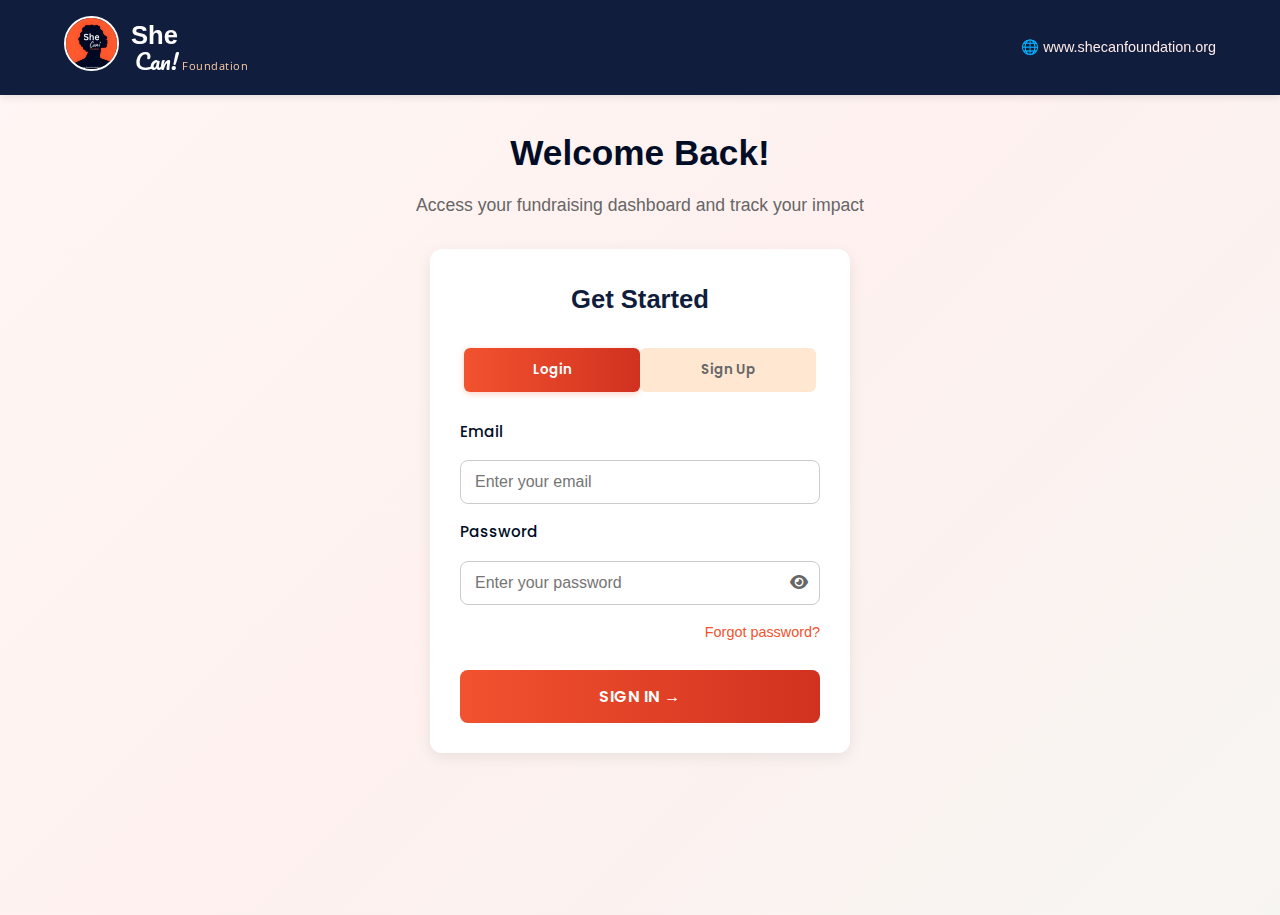
<file: index.html>
<!DOCTYPE html>
<html lang="en">
  <head>
    <meta charset="UTF-8" />
    <meta name="viewport" content="width=device-width, initial-scale=1.0" />
    <!-- Google Fonts -->
    <link href="https://fonts.googleapis.com/css2?family=Pacifico&family=Poppins:wght@400;500;600;700&family=Open+Sans:wght@400;600&display=swap" rel="stylesheet">
    <!-- Font awesome -->
    <link rel="stylesheet" href="https://cdnjs.cloudflare.com/ajax/libs/font-awesome/6.5.0/css/all.min.css">
    <title>She Can Foundation | Intern Portal</title>
    <link rel="stylesheet" href="loginPage.css" />
    <script defer src="loginPage.js"></script>
  </head>
  <body class="gradient-bg">
    <header class="header">
      <div class="header-inner">
        <div class="branding">
          <div class="logo">
            <img 
              src="/frontend/assets/shecan.jpeg" 
              alt="She Can Foundation Logo"
              width="50"
              height="50" />
          </div>
          <div class="logo-text">
            <span class="logo-she">She</span>
            <span class="logo-can">Can!</span>
            <span class="logo-foundation">Foundation</span>
          </div>
        </div>
        <div class="contact-link">
          <a href="https://www.shecanfoundation.org" target="_blank" >
            🌐 www.shecanfoundation.org
          </a>
        </div>
      </div>
    </header>

    <main class="main">
      <div class="heading">
        <h2>Welcome Back!</h2>
        <p class="description">
          Access your fundraising dashboard and track your impact
        </p>
      </div>
      <div class="card">
        <h3>Get Started</h3>
        <div class="tabs">
          <button class="tab-btn active" data-tab="login">Login</button>
          <button class="tab-btn" data-tab="signup">Sign Up</button>
        </div>

        <div class="tab-content" id="login">
          <form id="loginForm">
            <label for="login-email">Email</label>
            <input 
              type="email" 
              id="login-email" 
              name="email"
              placeholder="Enter your email" 
              required />

            <label for="login-password">Password</label>
            <div class="password-wrapper">
              <input 
                type="password" 
                id="login-password" 
                name="password"
                placeholder="Enter your password" 
                required />
              <button type="button" class="toggle-password"><i class="fa-solid fa-eye"></i></button>
            </div>
            
            <a href="#" class="forgot-password">Forgot password?</a>

            <button class="btn" type="submit">Sign In →</button>
          </form>
        </div>

        <div class="tab-content hidden" id="signup">
          <form id="signupForm">
            <label for="signup-name">Full Name</label>
            <input 
              type="text" 
              id="signup-name" 
              name="name"
              placeholder="Enter your name" 
              required />

            <label for="signup-email">Email</label>
            <input 
              type="email" 
              id="signup-email" 
              name="email"
              placeholder="Enter your email" 
              required />

            <label for="signup-password">Password</label>
            <div class="password-wrapper">
              <input 
                type="password" 
                id="signup-password" 
                name="password"
                placeholder="Enter password" 
                minlength="8"
                required />
              <button type="button" class="toggle-password"><i class="fa-solid fa-eye"></i></button>
            </div>

            <button class="btn" type="submit">Create Account →</button>
          </form>
        </div>
      </div>
    </main>
  </body>
</html>
</file>
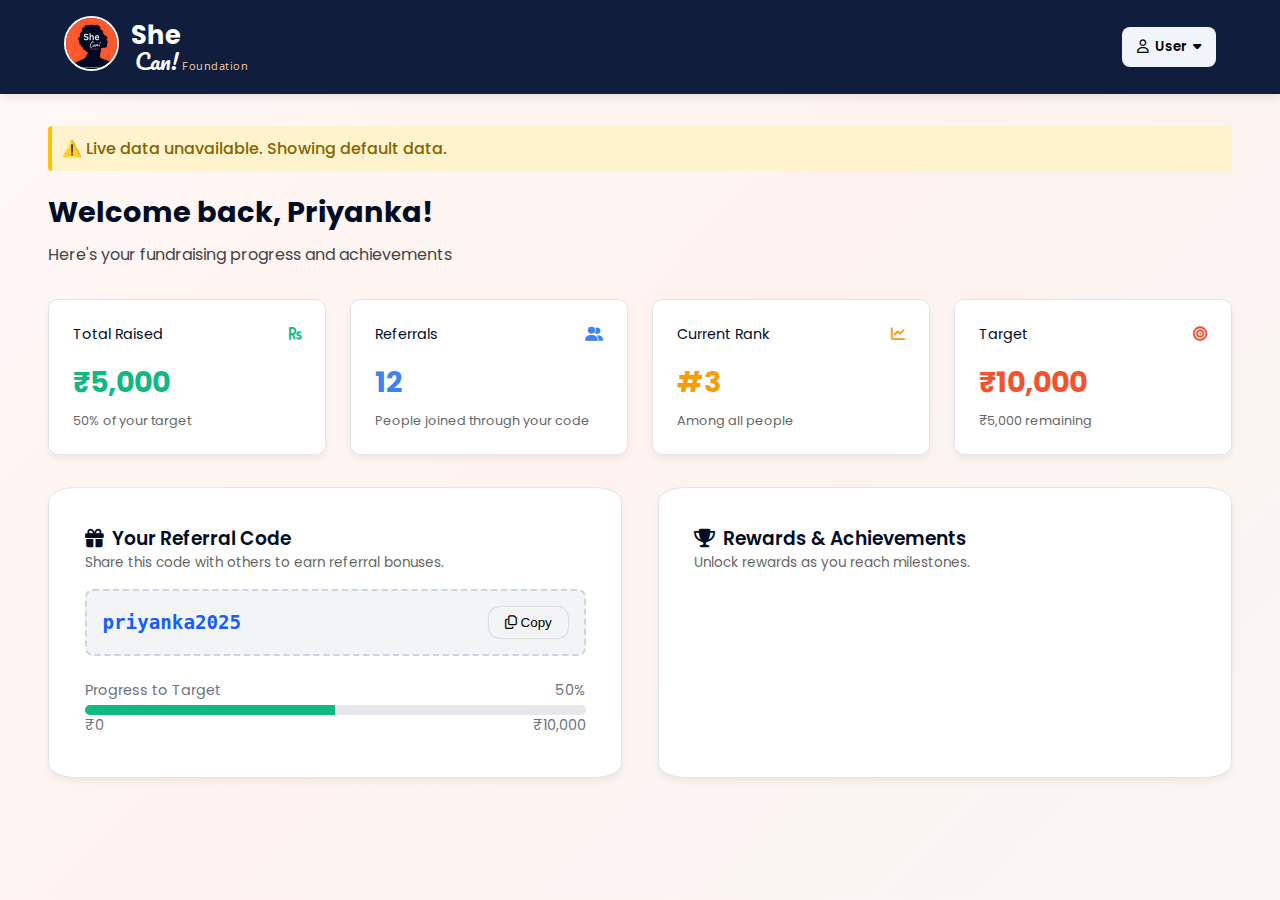
<file: dashboard.html>
<!DOCTYPE html>
<html lang="en">
<head>
  <meta charset="UTF-8" />
  <meta name="viewport" content="width=device-width, initial-scale=1.0" />
  <title>She Can Foundation | Intern Dashboard</title>
  <link rel="stylesheet" href="dashboard.css" />
  <script defer src="dashboard.js"></script>
  <link
    href="https://fonts.googleapis.com/css2?family=Poppins:wght@400;500;600;700&family=Pacifico&family=Open+Sans&display=swap"
    rel="stylesheet" />
  <link rel="stylesheet" href="https://cdnjs.cloudflare.com/ajax/libs/font-awesome/6.4.0/css/all.min.css" />
</head>

<body>
  <!-- Header -->
  <header class="header">
    <div class="header-inner">
      <div class="branding">
        <div class="logo">
          <img src="/assets/shecan.jpeg" alt="She Can Foundation Logo" />
        </div>
        <div class="logo-text">
          <span class="logo-she">She</span>
          <span class="logo-can">Can!</span>
          <span class="logo-foundation">Foundation</span>
        </div>
      </div>
      <div class="user-dropdown">
        <button id="userBtn">
          <i class="fa-regular fa-user"></i><span id="username">User</span> <i class="fa fa-caret-down"></i>
        </button>
        <div class="dropdown-content" id="userDropdown">
          <a href="leaderboard.html">Leaderboard</a>
          <a href="#" onclick="logout()">Logout</a>
        </div>
      </div>
    </div>
  </header>

  <!-- Main Content Area -->
  <main class="main-content">
    <section class="welcome-section">
      <h1>Welcome back, Priyanka!</h1>
      <p>Here's your fundraising progress and achievements</p>
    </section>

    <!-- ⚠️ Fallback warning will be added dynamically if fetch fails -->

    <!-- Stats -->
    <div class="stats-grid">
      <div class="stat-card">
        <div class="stat-card-header">
          <span>Total Raised</span>
          <i class="fas fa-rupee-sign" style="color: #10b981"></i>
        </div>
        <div class="stat-card-value" id="totalRaised" data-fallback="5000" style="color: #10b981">
          ₹5,000
        </div>
        <div class="stat-card-footer" id="completePercent">50% of your target</div>
      </div>

      <div class="stat-card">
        <div class="stat-card-header">
          <span>Referrals</span>
          <i class="fas fa-user-friends" style="color: #3b82f6"></i>
        </div>
        <div class="stat-card-value" id="referrals" style="color: #3b82f6">12</div>
        <div class="stat-card-footer">People joined through your code</div>
      </div>

      <div class="stat-card">
        <div class="stat-card-header">
          <span>Current Rank</span>
          <i class="fas fa-chart-line" style="color:#f59e0b"></i>
        </div>
        <div class="stat-card-value" id="rank" style="color:#f59e0b">#3</div>
        <div class="stat-card-footer">Among all people</div>
      </div>

      <div class="stat-card">
        <div class="stat-card-header">
          <span>Target</span>
          <i class="fas fa-bullseye" style="color: #f2522e"></i>
        </div>
        <div class="stat-card-value" id="target" style="color: #f2522e">
          ₹10,000
        </div>
        <div class="stat-card-footer">₹5,000 remaining</div>
      </div>
    </div>

    <div class="sections">
      <div class="card">
        <!-- Referral Code -->
        <h3>
          <i class="fa-solid fa-gift" style="margin-right: 8px"></i>Your
          Referral Code
        </h3>
        <p>Share this code with others to earn referral bonuses.</p>
        <div class="referral-box">
          <code id="referralCode">priyanka2025</code>
          <button class="copy-btn" onclick="copyReferralCode()">
            <i class="fa-regular fa-copy"></i> Copy
          </button>
        </div>

        <!-- Progress track -->
        <div class="progress-section">
          <div class="progress-labels">
            <span>Progress to Target</span>
            <span id="progressPercent">50%</span>
          </div>
          <div class="progress-bar">
            <div class="progress-fill" id="progressFill" style="width: 50%"></div>
          </div>
          <div class="progress-values">
            <span>₹0</span>
            <span>₹10,000</span>
          </div>
        </div>
      </div>

      <!-- Rewards -->
      <div class="card">
        <h3>
          <i class="fa-solid fa-trophy" style="margin-right: 8px"></i>Rewards & Achievements
        </h3>
        <p>Unlock rewards as you reach milestones.</p>
        <div class="rewards" id="rewardsContainer"></div>
      </div>
    </div>
  </main>
</body>
</html>
</file>
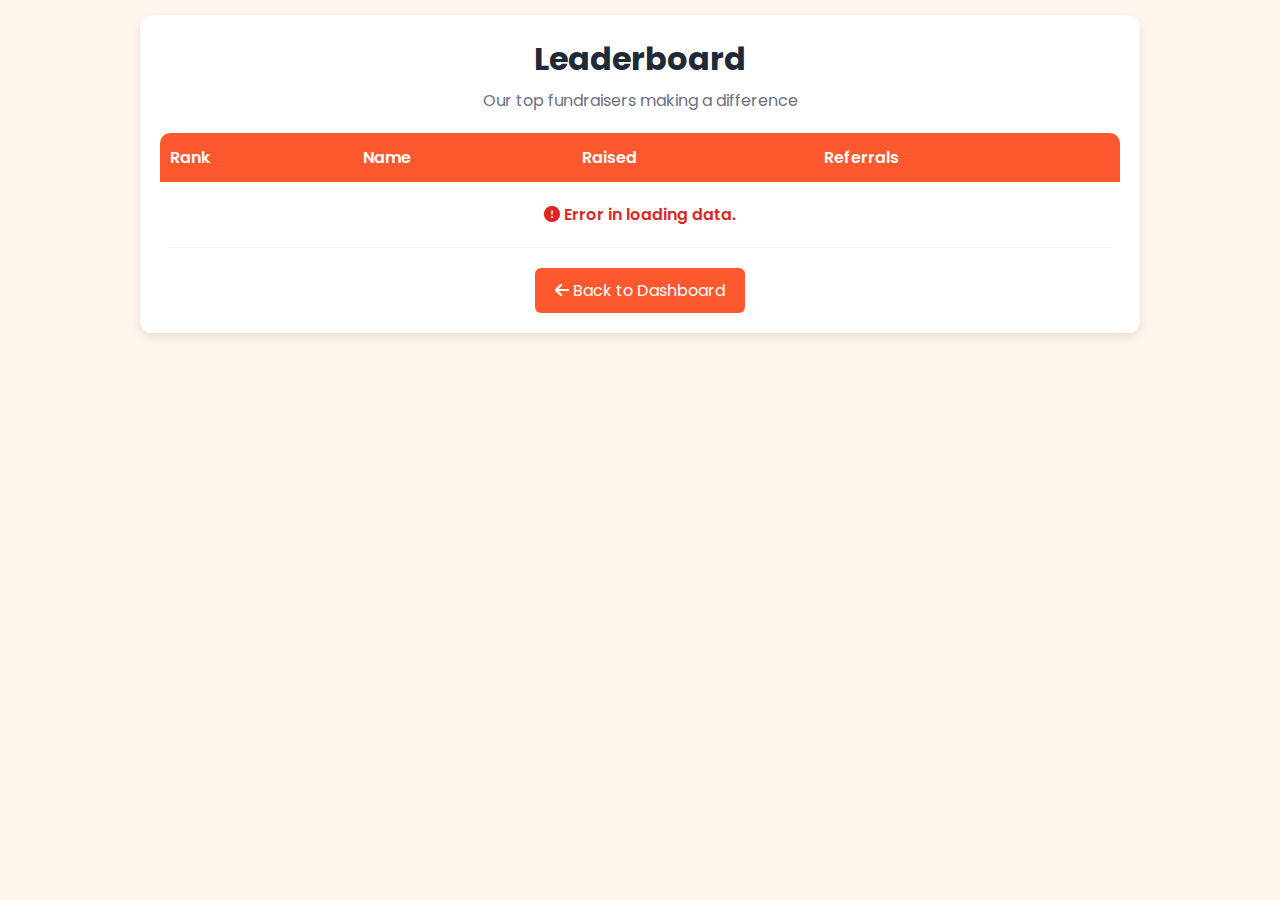
<file: leaderboard.html>
<!DOCTYPE html>
<html lang="en">
  <head>
    <meta charset="UTF-8" />
    <meta name="viewport" content="width=device-width, initial-scale=1.0" />
    <title>Leaderboard</title>
    <link
      href="https://fonts.googleapis.com/css2?family=Poppins:wght@400;600&display=swap"
      rel="stylesheet"
    />
    <link
      rel="stylesheet"
      href="https://cdnjs.cloudflare.com/ajax/libs/font-awesome/6.5.0/css/all.min.css"
    />
    <link rel="stylesheet" href="leaderboard.css" />
    <script defer src="leaderboard.js"></script>
  </head>
  <body>
    <div class="container">
      <h1>Leaderboard</h1>
      <p class="subtitle">Our top fundraisers making a difference</p>
      <table>
        <thead>
          <tr>
            <th>Rank</th>
            <th>Name</th>
            <th>Raised</th>
            <th>Referrals</th>
          </tr>
        </thead>
        <tbody id="leaderboardBody">
          <tr>
            <td colspan="4" style="text-align: center;">
              <div style="padding: 20px; color: #6b7280;">
                <i class="fas fa-spinner fa-spin"></i> Loading leaderboard...
              </div>
            </td>
          </tr>
        </tbody>
      </table>

      <a href="dashboard.html" class="back-btn"
        ><i class="fas fa-arrow-left"></i> Back to Dashboard</a
      >
    </div>
  </body>
</html>
</file>
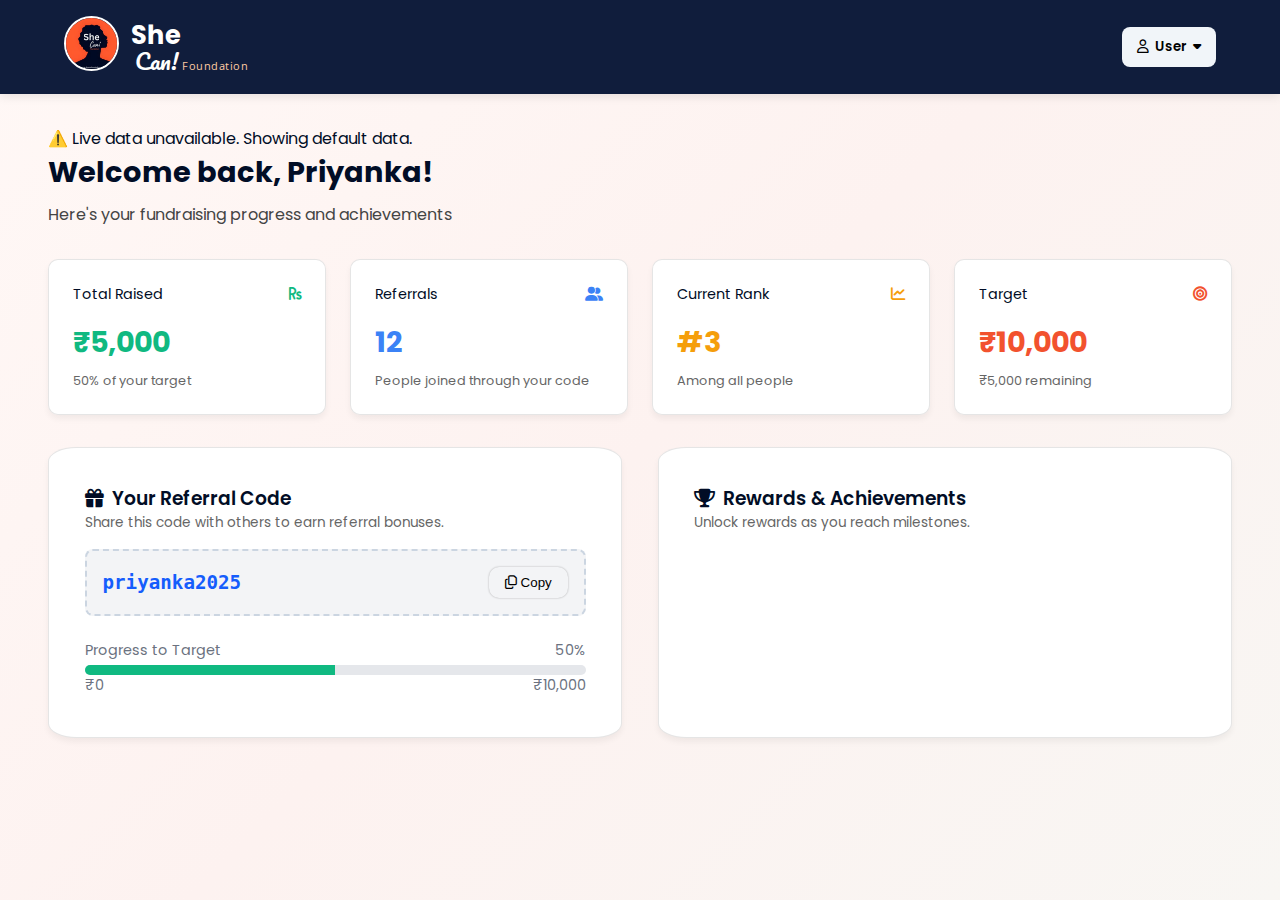
<file: frontend/dashboard/dashboard.html>
<!DOCTYPE html>
<html lang="en">
<head>
  <meta charset="UTF-8" />
  <meta name="viewport" content="width=device-width, initial-scale=1.0" />
  <title>She Can Foundation | Intern Dashboard</title>
  <link rel="stylesheet" href="style.css" />
  <script defer src="script.js"></script>
  <link
    href="https://fonts.googleapis.com/css2?family=Poppins:wght@400;500;600;700&family=Pacifico&family=Open+Sans&display=swap"
    rel="stylesheet" />
  <link rel="stylesheet" href="https://cdnjs.cloudflare.com/ajax/libs/font-awesome/6.4.0/css/all.min.css" />
</head>

<body>
  <!-- Header -->
  <header class="header">
    <div class="header-inner">
      <div class="branding">
        <div class="logo">
          <img src="../assets/shecan.jpeg" alt="She Can Foundation Logo" />
        </div>
        <div class="logo-text">
          <span class="logo-she">She</span>
          <span class="logo-can">Can!</span>
          <span class="logo-foundation">Foundation</span>
        </div>
      </div>
      <div class="user-dropdown">
        <button id="userBtn">
          <i class="fa-regular fa-user"></i><span id="username">User</span> <i class="fa fa-caret-down"></i>
        </button>
        <div class="dropdown-content" id="userDropdown">
          <a href="../leaderboard/leaderboard.html">Leaderboard</a>
          <a href="#" onclick="logout()">Logout</a>
        </div>
      </div>
    </div>
  </header>

  <!-- Main Content Area -->
  <main class="main-content">
    <section class="welcome-section">
      <h1>Welcome back, Priyanka!</h1>
      <p>Here's your fundraising progress and achievements</p>
    </section>

    <!-- ⚠️ Fallback warning will be added dynamically if fetch fails -->

    <!-- Stats -->
    <div class="stats-grid">
      <div class="stat-card">
        <div class="stat-card-header">
          <span>Total Raised</span>
          <i class="fas fa-rupee-sign" style="color: #10b981"></i>
        </div>
        <div class="stat-card-value" id="totalRaised" data-fallback="5000" style="color: #10b981">
          ₹5,000
        </div>
        <div class="stat-card-footer" id="completePercent">50% of your target</div>
      </div>

      <div class="stat-card">
        <div class="stat-card-header">
          <span>Referrals</span>
          <i class="fas fa-user-friends" style="color: #3b82f6"></i>
        </div>
        <div class="stat-card-value" id="referrals" style="color: #3b82f6">12</div>
        <div class="stat-card-footer">People joined through your code</div>
      </div>

      <div class="stat-card">
        <div class="stat-card-header">
          <span>Current Rank</span>
          <i class="fas fa-chart-line" style="color:#f59e0b"></i>
        </div>
        <div class="stat-card-value" id="rank" style="color:#f59e0b">#3</div>
        <div class="stat-card-footer">Among all people</div>
      </div>

      <div class="stat-card">
        <div class="stat-card-header">
          <span>Target</span>
          <i class="fas fa-bullseye" style="color: #f2522e"></i>
        </div>
        <div class="stat-card-value" id="target" style="color: #f2522e">
          ₹10,000
        </div>
        <div class="stat-card-footer">₹5,000 remaining</div>
      </div>
    </div>

    <div class="sections">
      <div class="card">
        <!-- Referral Code -->
        <h3>
          <i class="fa-solid fa-gift" style="margin-right: 8px"></i>Your
          Referral Code
        </h3>
        <p>Share this code with others to earn referral bonuses.</p>
        <div class="referral-box">
          <code id="referralCode">priyanka2025</code>
          <button class="copy-btn" onclick="copyReferralCode()">
            <i class="fa-regular fa-copy"></i> Copy
          </button>
        </div>

        <!-- Progress track -->
        <div class="progress-section">
          <div class="progress-labels">
            <span>Progress to Target</span>
            <span id="progressPercent">50%</span>
          </div>
          <div class="progress-bar">
            <div class="progress-fill" id="progressFill" style="width: 50%"></div>
          </div>
          <div class="progress-values">
            <span>₹0</span>
            <span>₹10,000</span>
          </div>
        </div>
      </div>

      <!-- Rewards -->
      <div class="card">
        <h3>
          <i class="fa-solid fa-trophy" style="margin-right: 8px"></i>Rewards & Achievements
        </h3>
        <p>Unlock rewards as you reach milestones.</p>
        <div class="rewards" id="rewardsContainer"></div>
      </div>
    </div>
  </main>
</body>
</html>
</file>
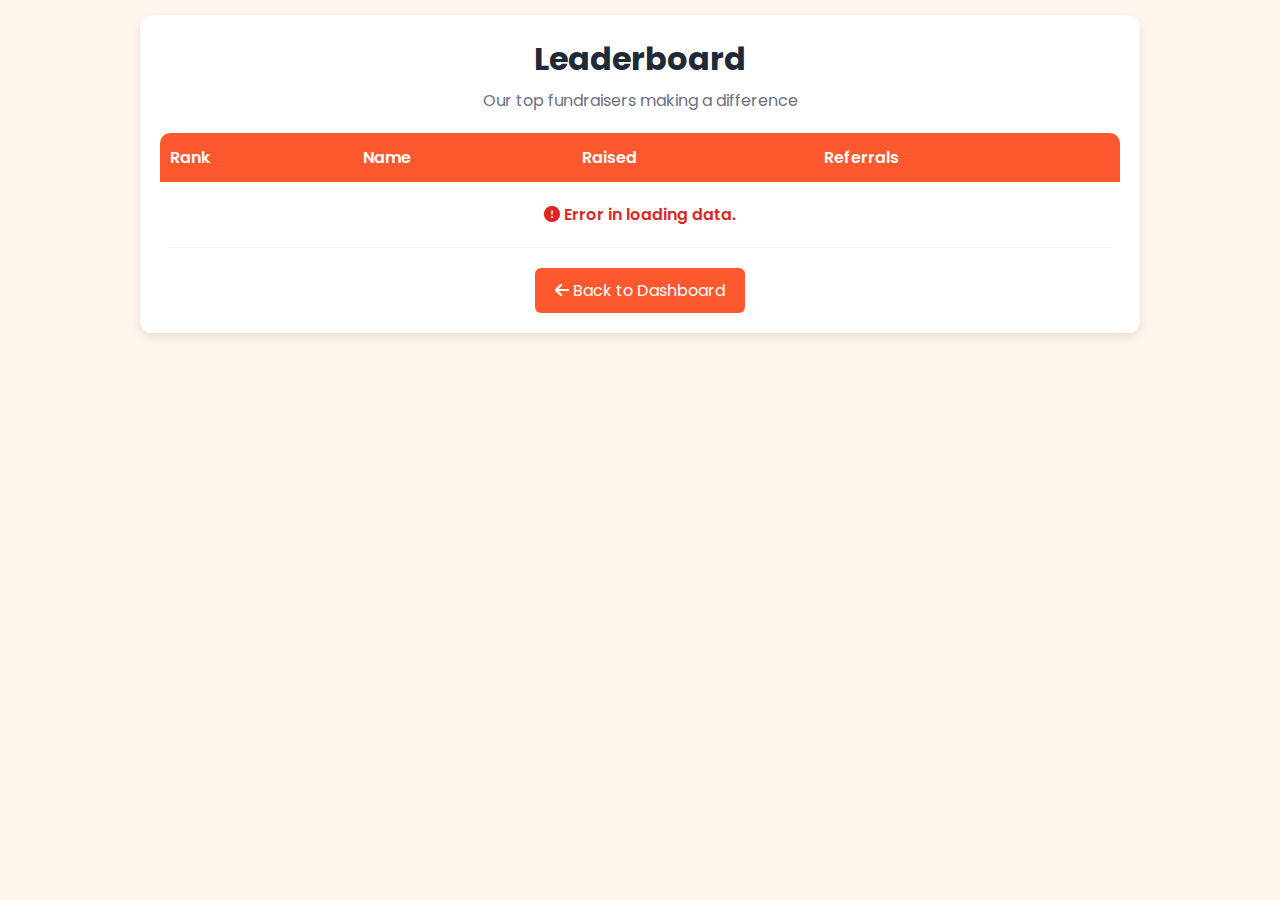
<file: frontend/leaderboard/leaderboard.html>
<!DOCTYPE html>
<html lang="en">
  <head>
    <meta charset="UTF-8" />
    <meta name="viewport" content="width=device-width, initial-scale=1.0" />
    <title>Leaderboard</title>
    <link
      href="https://fonts.googleapis.com/css2?family=Poppins:wght@400;600&display=swap"
      rel="stylesheet"
    />
    <link
      rel="stylesheet"
      href="https://cdnjs.cloudflare.com/ajax/libs/font-awesome/6.5.0/css/all.min.css"
    />
    <link rel="stylesheet" href="style.css" />
    <script defer src="script.js"></script>
  </head>
  <body>
    <div class="container">
      <h1>Leaderboard</h1>
      <p class="subtitle">Our top fundraisers making a difference</p>
      <table>
        <thead>
          <tr>
            <th>Rank</th>
            <th>Name</th>
            <th>Raised</th>
            <th>Referrals</th>
          </tr>
        </thead>
        <tbody id="leaderboardBody">
          <tr>
            <td colspan="4" style="text-align: center;">
              <div style="padding: 20px; color: #6b7280;">
                <i class="fas fa-spinner fa-spin"></i> Loading leaderboard...
              </div>
            </td>
          </tr>
        </tbody>
      </table>

      <a href="../dashboard/dashboard.html" class="back-btn"
        ><i class="fas fa-arrow-left"></i> Back to Dashboard</a
      >
    </div>
  </body>
</html>
</file>
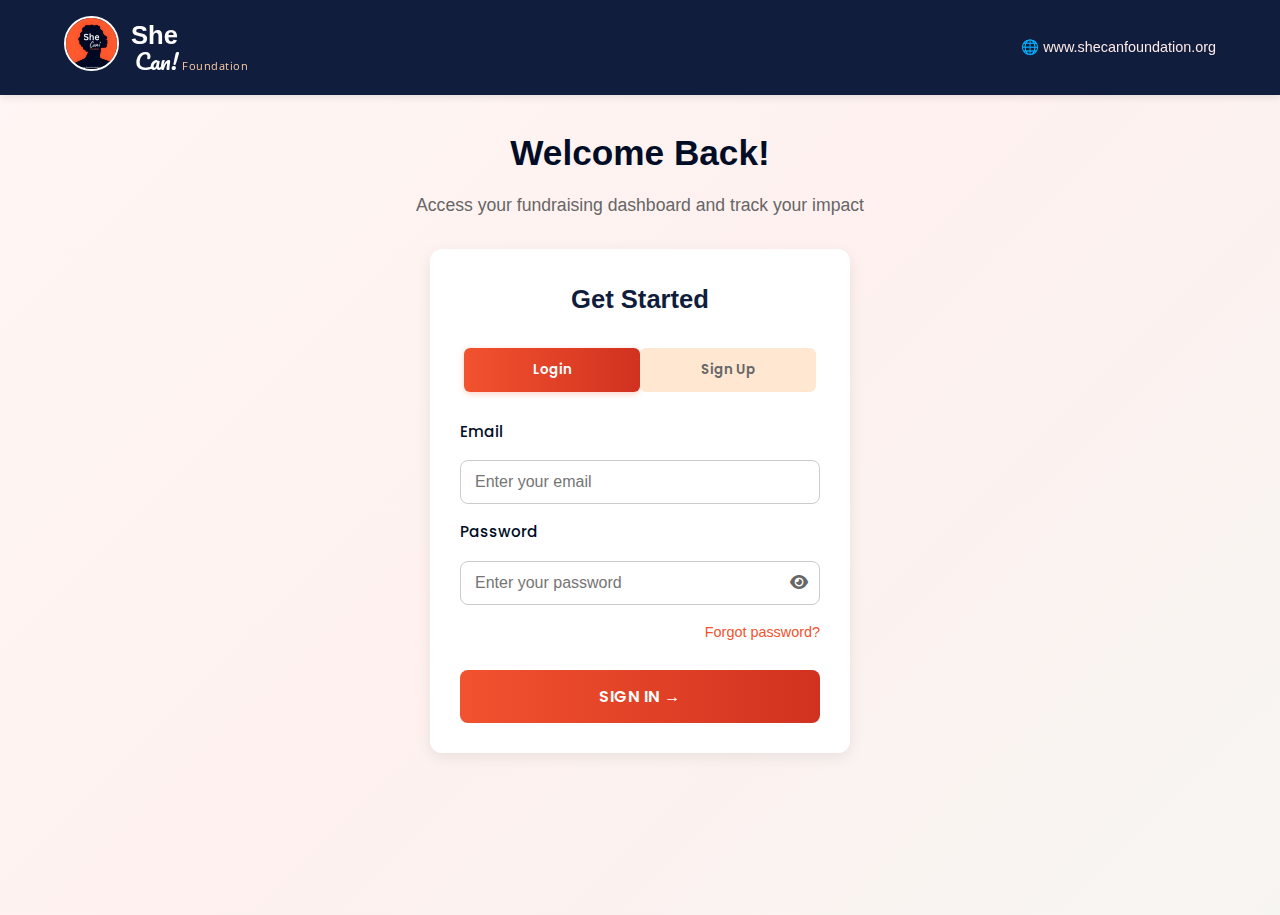
<file: frontend/login_page/login_page.html>
<!DOCTYPE html>
<html lang="en">
  <head>
    <meta charset="UTF-8" />
    <meta name="viewport" content="width=device-width, initial-scale=1.0" />
    <!-- Google Fonts -->
    <link href="https://fonts.googleapis.com/css2?family=Pacifico&family=Poppins:wght@400;500;600;700&family=Open+Sans:wght@400;600&display=swap" rel="stylesheet">
    <!-- Font awesome -->
    <link rel="stylesheet" href="https://cdnjs.cloudflare.com/ajax/libs/font-awesome/6.5.0/css/all.min.css">
    <title>She Can Foundation | Intern Portal</title>
    <link rel="stylesheet" href="style.css" />
    <script defer src="script.js"></script>
  </head>
  <body class="gradient-bg">
    <header class="header">
      <div class="header-inner">
        <div class="branding">
          <div class="logo">
            <img 
              src="../../assets/shecan.jpeg" 
              alt="She Can Foundation Logo"
              width="50"
              height="50" />
          </div>
          <div class="logo-text">
            <span class="logo-she">She</span>
            <span class="logo-can">Can!</span>
            <span class="logo-foundation">Foundation</span>
          </div>
        </div>
        <div class="contact-link">
          <a href="https://www.shecanfoundation.org" target="_blank" >
            🌐 www.shecanfoundation.org
          </a>
        </div>
      </div>
    </header>

    <main class="main">
      <div class="heading">
        <h2>Welcome Back!</h2>
        <p class="description">
          Access your fundraising dashboard and track your impact
        </p>
      </div>
      <div class="card">
        <h3>Get Started</h3>
        <div class="tabs">
          <button class="tab-btn active" data-tab="login">Login</button>
          <button class="tab-btn" data-tab="signup">Sign Up</button>
        </div>

        <div class="tab-content" id="login">
          <form id="loginForm">
            <label for="login-email">Email</label>
            <input 
              type="email" 
              id="login-email" 
              name="email"
              placeholder="Enter your email" 
              required />

            <label for="login-password">Password</label>
            <div class="password-wrapper">
              <input 
                type="password" 
                id="login-password" 
                name="password"
                placeholder="Enter your password" 
                required />
              <button type="button" class="toggle-password"><i class="fa-solid fa-eye"></i></button>
            </div>
            
            <a href="#" class="forgot-password">Forgot password?</a>

            <button class="btn" type="submit">Sign In →</button>
          </form>
        </div>

        <div class="tab-content hidden" id="signup">
          <form id="signupForm">
            <label for="signup-name">Full Name</label>
            <input 
              type="text" 
              id="signup-name" 
              name="name"
              placeholder="Enter your name" 
              required />

            <label for="signup-email">Email</label>
            <input 
              type="email" 
              id="signup-email" 
              name="email"
              placeholder="Enter your email" 
              required />

            <label for="signup-password">Password</label>
            <div class="password-wrapper">
              <input 
                type="password" 
                id="signup-password" 
                name="password"
                placeholder="Enter password" 
                minlength="8"
                required />
              <button type="button" class="toggle-password"><i class="fa-solid fa-eye"></i></button>
            </div>

            <button class="btn" type="submit">Create Account →</button>
          </form>
        </div>
      </div>
    </main>
  </body>
</html>
</file>
<file: loginPage.css>
* {
  margin: 0;
  padding: 0;
  box-sizing: border-box;
}

body.gradient-bg {
  font-family: "Segoe UI", sans-serif;
  background: linear-gradient(135deg, #fff7f5, #fef1ef, #f7f5f2);
  color: #010d26;
  min-height: 100vh;
  line-height: 1.6;
}

/* Header */
.header {
  background: #101d3c;
  padding: 16px 5%;
  position: sticky;
  top: 0;
  z-index: 1000;
  box-shadow: 0 2px 8px rgba(0, 0, 0, 0.1);
}

.header-inner {
  display: flex;
  justify-content: space-between;
  align-items: center;
  max-width: 1200px;
  margin: auto;
}

.branding {
  display: flex;
  align-items: center;
  gap: 12px;
}

.logo img {
  width: 55px;
  height: 55px;
  border-radius: 50%;
  border: 2px solid #fff;
  object-fit: cover;
  background: linear-gradient(to right, #f2522e, #d13220);
}

.logo-text {
  line-height: 1.1;
}

.logo-she {
  font-size: 1.6rem;
  font-weight: 700;
  color: white;
  display: block;
}

.logo-can {
  font-family: "Pacifico", cursive;
  font-size: 1.4rem;
  font-weight: 500;
  color: white;
  margin-left: 4px;
}

.logo-foundation {
  font-family: "Open Sans", sans-serif;
  font-size: 0.7rem;
  font-weight: 400;
  color: #fecba2;
  letter-spacing: 0.5px;
}

.contact-link {
  font-size: 0.9rem;
  color: #fbe9e7;
}

.contact-link a {
  color: inherit;
  text-decoration: none;
}

.contact-link a:hover {
  color: #fecba2;
}

/* Main Container */
.main {
  padding: 30px 5%;
  display: flex;
  flex-direction: column;
  align-items: center;
  min-height: calc(100vh - 80px);
}

.heading {
  text-align: center;
  margin-bottom: 30px;
  max-width: 600px;
}

.heading h2 {
  font-size: 2.2rem;
  font-weight: 700;
  margin-bottom: 10px;
  color: #010d26;
}

.description {
  color: #666;
  font-size: 1.1rem;
}

/* Card */
.card {
  background: rgba(255, 255, 255, 0.95);
  width: 100%;
  max-width: 420px;
  padding: 30px;
  border-radius: 12px;
  box-shadow: 0 4px 15px rgba(0, 0, 0, 0.08);
  transition: all 0.3s ease;
}

.card:hover {
  transform: translateY(-4px);
  box-shadow: 0 8px 20px rgba(0, 0, 0, 0.12);
}

.card h3 {
  font-size: 1.6rem;
  font-weight: bold;
  text-align: center;
  color: #101d3c;
  margin-bottom: 24px;
}

/* Tab Buttons */
.tabs {
  display: flex;

  border-radius: 8px;
  padding: 4px;
  margin-bottom: 24px;
}

.tab-btn {
  flex: 1;
  padding: 12px 0;
  border: none;
  border-radius: 6px;
  background: transparent;
  cursor: pointer;
  font-family: "Poppins", sans-serif;
  color: #666;
  font-weight: 600;
  transition: 0.3s ease;
  background: #ffe7d2;
}

.tab-btn.active {
  background: linear-gradient(to right, #f2522e, #d13220);
  color: white;
  box-shadow: 0 2px 6px rgba(242, 82, 46, 0.25);
}

/* Form  */
form {
  display: flex;
  flex-direction: column;
  gap: 16px;
}

label {
  font-size: 0.95rem;
  font-weight: 500;
  color: #010d26;
  font-family: "Poppins", sans-serif;
}

input {
  padding: 12px 14px;
  width: 100%;
  border: 1px solid #ccc;
  border-radius: 8px;
  font-size: 1rem;
  transition: border 0.3s ease, box-shadow 0.3s ease;
}

input:focus {
  border-color: #f2522e;
  outline: none;
  box-shadow: 0 0 0 3px rgba(242, 82, 46, 0.2);
}

.password-wrapper {
  position: relative;
}

.toggle-password {
  position: absolute;
  right: 12px;
  top: 50%;
  transform: translateY(-50%);
  background: none;
  border: none;
  cursor: pointer;
  color: #666;
  font-size: 1rem;
}

.forgot-password {
  font-size: 0.9rem;
  color: #f2522e;
  text-decoration: none;
  text-align: end;
}

.forgot-password:hover {
  color: #d13220;
  text-decoration: underline;
}


/* Buttons */
.btn {
  background: linear-gradient(to right, #f2522e, #d13220);
  color: #fff;
  border: none;
  padding: 14px;
  border-radius: 8px;
  font-weight: 600;
  font-family: "Poppins", sans-serif;
  font-size: 1rem;
  margin-top: 10px;
  text-transform: uppercase;
  letter-spacing: 0.5px;
  cursor: pointer;
  transition: 0.3s ease;
}

.btn:hover {
  background: linear-gradient(to right, #d13220, #f2522e);
  box-shadow: 0 4px 10px rgba(242, 82, 46, 0.3);
  transform: translateY(-2px);
}

.hidden {
  display: none;
}

/* Responsive Design */
@media (max-width: 768px) {
  .header-inner {
    flex-direction: column;
    gap: 15px;
  }

  .logo-text {
    text-align: center;
  }

  .card {
    padding: 25px 20px;
  }

  .heading h2 {
    font-size: 1.8rem;
  }
}

@media (max-width: 480px) {
  .header {
    padding: 12px 15px;
  }

  .branding {
    flex-direction: column;
    text-align: center;
    gap: 8px;
  }

  .card {
    padding: 20px 15px;
  }

  .tabs {
    margin-bottom: 20px;
  }
}
</file>
<file: dashboard.css>
* {
  margin: 0;
  padding: 0;
  box-sizing: border-box;
}
body {
  font-family: "Poppins", sans-serif;
  background: linear-gradient(135deg, #fff8f6 0%, #fdf2f0 50%, #f8f6f3 100%);
  color: #010d26;
  min-height: 100vh;
}
p {
  color: #666;
  font-size: 0.85rem;
}

/* Header*/
.header {
  background: #101d3c;
  padding: 16px 5%;
  position: sticky;
  top: 0;
  z-index: 1000;
  box-shadow: 0 2px 10px rgba(0, 0, 0, 0.1);
}

.header-inner {
  display: flex;
  justify-content: space-between;
  align-items: center;
  max-width: 1200px;
  margin: 0 auto;
}

.branding {
  display: flex;
  align-items: center;
  gap: 12px;
}

.logo img {
  background: linear-gradient(to right, #f2522e, #d13220);
  color: white;
  border-radius: 50%;
  width: 55px;
  height: 55px;
  object-fit: cover;
  border: 2px solid white;
}

.logo-text {
  line-height: 1.1;
}

.logo-she {
  font-size: 1.6rem;
  font-weight: 700;
  color: white;
  display: block;
}

.logo-can {
  font-family: "Pacifico", cursive;
  font-size: 1.4rem;
  font-weight: 500;
  color: white;
  margin-left: 4px;
}

.logo-foundation {
  font-family: "Open Sans", sans-serif;
  font-size: 0.7rem;
  font-weight: 400;
  color: #fecba2;
  letter-spacing: 0.5px;
}

/* User dropdown menu */
.user-dropdown {
  position: relative;
  display: inline-block;
}

#userBtn {
  background-color: #f1f5f9;
  border: none;
  padding: 10px 15px;
  border-radius: 8px;
  cursor: pointer;
  font-weight: 600;
  font-family: inherit;
  display: flex;
  align-items: center;
  gap: 6px;
}

.dropdown-content {
  display: none;
  position: absolute;
  right: 0;
  background-color: white;
  box-shadow: 0 8px 16px rgba(0,0,0,0.08);
  border-radius: 8px;
  margin-top: 6px;
  z-index: 1;
  min-width: 160px;
  overflow: hidden;
  
}

.dropdown-content a {
  padding: 12px 16px;
  display: block;
  color: #1f2937;
  text-decoration: none;
  font-weight: 500;
}

.dropdown-content a:hover {
  background-color:#e0f2fe;

}

.dropdown-content.show {
  display: block;
}

/* Main Content */
.main-content {
  padding: 2rem 3rem;
}

.welcome-section {
  margin-bottom: 2rem;
}

.welcome-section h1 {
  font-size: 1.8rem;
  color: #010d26;
  margin-bottom: 0.5rem;
}

.welcome-section p {
  color: #444;
  font-size: 1rem;
}

/* Stats  */
.stats-grid {
  display: grid;
  grid-template-columns: repeat(auto-fit, minmax(240px, 1fr));
  gap: 1.5rem;
  margin-bottom: 2rem;
}
.stat-card {
  background: rgba(255, 255, 255, 0.95);
  border-radius: 10px;
  padding: 1.5rem;
  box-shadow: 0 4px 6px rgba(0, 0, 0, 0.05);
  border: 1px solid rgba(0, 0, 0, 0.1);
  transition: transform 0.3s ease;
}
.stat-card:hover {
  transform: translateY(-5px);
}
.stat-card-header {
  display: flex;
  justify-content: space-between;
  align-items: center;
  margin-bottom: 1rem;
  color: #444;
  font-size: 0.9rem;
}
.stat-card-header > span {
  color: #010d26;
  font-weight: 400;
}
.stat-card-value {
  font-size: 1.8rem;
  font-weight: 700;
  margin-bottom: 0.5rem;
}

.stat-card-footer {
  font-size: 0.8rem;
  color: #666;
}

/* Cards */
.sections {
  display: flex;
  justify-content: space-between;
}
.card {
  padding: 3%;
  width: 48.5%;
  box-shadow: 0 4px 6px rgba(0, 0, 0, 0.05);
  border: 1px solid rgba(0, 0, 0, 0.1);
  border-radius: 5%;
  background-color: #fff;
}
.card > h3 {
  font-weight: 600;
}

/* Referral */
.referral-section {
  background: rgba(255, 255, 255, 0.95);
  border-radius: 10px;
  box-shadow: 0 4px 6px rgba(0, 0, 0, 0.05);
  border: 1px solid rgba(0, 0, 0, 0.1);
}

.referral-section h2 {
  margin-bottom: 1.5rem;
  font-size: 1.3rem;
  display: flex;
  align-items: center;
  gap: 10px;
}

.referral-code-container {
  display: flex;
  justify-content: space-between;
  align-items: center;
  background: #f3f4f6;
  padding: 1rem;
  border-radius: 8px;
  border: 2px dashed #d1d5db;
  margin-bottom: 1.5rem;
}

#referralCode {
  font-family: monospace;
  font-size: 1.2rem;
  font-weight: 600;
  color: #155dfc;
}
.referral-box {
  background: #f3f4f6;
  border: 2px dashed #cbd5e1;
  padding: 1rem;
  display: flex;
  justify-content: space-between;
  align-items: center;
  border-radius: 8px;
  margin: 1rem 0;
}

/* progress */
.progress-section {
  margin-top: 1.5rem;
}

.progress-labels,
.progress-values {
  display: flex;
  justify-content: space-between;
  font-size: 0.9rem;
  color: #6b7280;
  margin-bottom: 0.3rem;
}

.progress-bar {
  height: 10px;
  background: #e5e7eb;
  border-radius: 5px;
  overflow: hidden;
}

.progress-fill {
  height: 100%;
  background: #10b981;
}

.copy-btn {
  background: transparent;
  border: none;
  padding: 0.5rem 1rem;
  border-radius: 10px;
  cursor: pointer;
  font-weight: 500;
  box-shadow: 0 0 2px rgba(0, 0, 0, 0.3);
  transition: background 0.2s ease;
}

/* Rewards */
.reward {
  display: flex;
  align-items: center;
  gap: 1rem;
  padding: 1rem;
  border-radius: 8px;
  border: 1px solid #d1d5db;
  margin: 0.8rem;
  background-color: #f0fdf4;
  position: relative;
}
.reward-icon {
  display: flex;
  align-items: center;
  justify-content: center;
  width: 40px;
  height: 40px;
  background-color: #dbfce7;
  border-radius: 50%;
  font-size: 1.2rem;
}
.reward-text strong {
  font-weight: 500; 
  color: #111827; 
  display: block;
  margin-bottom: 2px;
}
.reward.unlocked {
  background-color: #ecfdf5;
  border-color: #bbf7d0;
}

.reward .reward-text {
  flex: 1;
}

.badge {
  font-size: 0.75rem;
  padding: 0.2rem 0.6rem;
  border-radius: 999px;
  font-weight: 600;
  white-space: nowrap;
  margin-left: auto; /* Pushes to right */
}

.badge.unlocked {
  background-color: #d1fae5;
  color: #065f46;
}

.reward.locked {
  opacity: 0.6;
  filter: grayscale(80%);
}

.reward.locked .reward-icon {
  color: gray;
}

.reward.locked .reward-text strong,
.reward.locked .reward-text p {
  color: #888;
}

.badge.locked {
  background-color: #ccc;
  color: #555;
}

.error-banner {
  background-color: #fff3cd;
  color: #856404;
  padding: 10px;
  margin-bottom: 20px;
  border-left: 4px solid #ffc107;
  font-weight: 500;
  border-radius: 4px;
}


/* Responsive Design */
@media (max-width: 992px) {
  .main-content {
    padding: 1.5rem;
  }

  .sections {
    flex-direction: column;
  }

  .card {
    width: 100%;
    margin-bottom: 20px;
  }
}

@media (max-width: 768px) {
  .stats-grid {
    grid-template-columns: 1fr 1fr;
  }

  .stat-card-value {
    font-size: 1.5rem;
  }

  .card > h3 {
    font-size: 1.1rem;
  }
}

@media (max-width: 576px) {
  body {
    font-size: 14px;
  }

  .header-inner {
    flex-direction: column;
    align-items: flex-start;
    gap: 1rem;
  }

  .user-dropdown {
    align-self: flex-end;
  }

  #userBtn {
    width: 100%;
    justify-content: space-between;
  }

  .dropdown-content {
    min-width: 100%;
  }

  .main-content {
    padding: 1rem;
  }

  .stats-grid {
    grid-template-columns: 1fr;
  }

  .referral-box {
    flex-direction: column;
    align-items: flex-start;
    gap: 10px;
  }

  .copy-btn {
    align-self: flex-end;
  }

  .welcome-section h1 {
    font-size: 1.4rem;
  }

  .progress-labels,
  .progress-values {
    font-size: 0.8rem;
  }

  #referralCode {
    font-size: 1rem;
  }
}
</file>
<file: leaderboard.css>
* {
  margin: 0;
  padding: 0;
  box-sizing: border-box;
}
body {
  font-family: "Poppins", sans-serif;
  background-color: #fff7ed;
  padding: 15px;
  min-height: 100vh;
}
.container {
  max-width: 1000px;
  margin: 0 auto;
  background: white;
  border-radius: 12px;
  box-shadow: 0 4px 12px rgba(0, 0, 0, 0.1);
  padding: 20px;
  width: 100%;
}
h1 {
  text-align: center;
  color: #1f2937;
  font-size: clamp(1.5rem, 4vw, 2rem);
  margin-bottom: 5px;
}
p.subtitle {
  text-align: center;
  color: #6b7280;
  margin-bottom: 20px;
  font-size: clamp(0.9rem, 2vw, 1rem);
}

/* table */
table {
  width: 100%;
  border-collapse: collapse;
  margin: 20px auto;
  border-radius: 10px;
  overflow: hidden;
}
th,td {
  padding: 12px 10px;
  text-align: left;
  font-weight: 600;
}
thead {
  background-color: #fe582e;
  color: white;
}
tbody tr {
  border-bottom: 1px solid #f3f4f6;
}
tbody tr:nth-child(even) {
  background-color: #f9fafb;
}
tbody tr:hover {
  background-color: #fff7ed;
}
.rank {
  font-weight: bold;
}
.rank-1 {
  color: #f59e0b;
}
.rank-2 {
  color: #9ca3af;
}
.rank-3 {
  color: #dc2626;
}

.avatar {
  width: 36px;
  height: 36px;
  border-radius: 50%;
  background-color: #1f2937;
  color: white;
  display: inline-flex;
  align-items: center;
  justify-content: center;
  font-weight: 500;
  margin-right: 8px;
  font-size: 0.9rem;
}
.referral-badge {
  background-color: #ffedd4;
  padding: 5px 10px;
  border-radius: 15px;
  display: inline-flex;
  align-items: center;
  gap: 6px;
  color: #fe582e;
  font-weight: 500;
  font-size: 0.85rem;
}

/* button */
.back-btn {
  margin: 20px auto 0;
  display: block;
  width: fit-content;
  background-color: #fe582e;
  color: white;
  padding: 10px 20px;
  border-radius: 6px;
  text-decoration: none;
  text-align: center;
  transition: background 0.3s ease;
}
.back-btn:hover {
  background-color: #e04a24;
}

/* Responsive adjustments */
@media (max-width: 768px) {
  .container {
    padding: 15px;
  }

  table {
    display: block;
    overflow-x: auto;
    white-space: nowrap;
  }

  th,
  td {
    padding: 10px 8px;
    font-size: 0.9rem;
  }

  .avatar {
    width: 30px;
    height: 30px;
    font-size: 0.8rem;
  }

  .referral-badge {
    padding: 4px 8px;
  }
}

@media (max-width: 480px) {
  body {
    padding: 10px;
  }

  h1 {
    font-size: 1.3rem;
  }

  p.subtitle {
    font-size: 0.85rem;
    margin-bottom: 15px;
  }

  th,
  td {
    padding: 8px 6px;
    font-size: 0.8rem;
  }

  .back-btn {
    padding: 8px 15px;
    font-size: 0.9rem;
  }
}
</file>
<file: frontend/dashboard/style.css>
* {
  margin: 0;
  padding: 0;
  box-sizing: border-box;
}
body {
  font-family: "Poppins", sans-serif;
  background: linear-gradient(135deg, #fff8f6 0%, #fdf2f0 50%, #f8f6f3 100%);
  color: #010d26;
  min-height: 100vh;
}
p {
  color: #666;
  font-size: 0.85rem;
}

/* Header*/
.header {
  background: #101d3c;
  padding: 16px 5%;
  position: sticky;
  top: 0;
  z-index: 1000;
  box-shadow: 0 2px 10px rgba(0, 0, 0, 0.1);
}

.header-inner {
  display: flex;
  justify-content: space-between;
  align-items: center;
  max-width: 1200px;
  margin: 0 auto;
}

.branding {
  display: flex;
  align-items: center;
  gap: 12px;
}

.logo img {
  background: linear-gradient(to right, #f2522e, #d13220);
  color: white;
  border-radius: 50%;
  width: 55px;
  height: 55px;
  object-fit: cover;
  border: 2px solid white;
}

.logo-text {
  line-height: 1.1;
}

.logo-she {
  font-size: 1.6rem;
  font-weight: 700;
  color: white;
  display: block;
}

.logo-can {
  font-family: "Pacifico", cursive;
  font-size: 1.4rem;
  font-weight: 500;
  color: white;
  margin-left: 4px;
}

.logo-foundation {
  font-family: "Open Sans", sans-serif;
  font-size: 0.7rem;
  font-weight: 400;
  color: #fecba2;
  letter-spacing: 0.5px;
}

/* User dropdown menu */
.user-dropdown {
  position: relative;
  display: inline-block;
}

#userBtn {
  background-color: #f1f5f9;
  border: none;
  padding: 10px 15px;
  border-radius: 8px;
  cursor: pointer;
  font-weight: 600;
  font-family: inherit;
  display: flex;
  align-items: center;
  gap: 6px;
}

.dropdown-content {
  display: none;
  position: absolute;
  right: 0;
  background-color: white;
  box-shadow: 0 8px 16px rgba(0,0,0,0.08);
  border-radius: 8px;
  margin-top: 6px;
  z-index: 1;
  min-width: 160px;
  overflow: hidden;
  
}

.dropdown-content a {
  padding: 12px 16px;
  display: block;
  color: #1f2937;
  text-decoration: none;
  font-weight: 500;
}

.dropdown-content a:hover {
  background-color:#e0f2fe;

}

.dropdown-content.show {
  display: block;
}

/* Main Content */
.main-content {
  padding: 2rem 3rem;
}

.welcome-section {
  margin-bottom: 2rem;
}

.welcome-section h1 {
  font-size: 1.8rem;
  color: #010d26;
  margin-bottom: 0.5rem;
}

.welcome-section p {
  color: #444;
  font-size: 1rem;
}

/* Stats  */
.stats-grid {
  display: grid;
  grid-template-columns: repeat(auto-fit, minmax(240px, 1fr));
  gap: 1.5rem;
  margin-bottom: 2rem;
}
.stat-card {
  background: rgba(255, 255, 255, 0.95);
  border-radius: 10px;
  padding: 1.5rem;
  box-shadow: 0 4px 6px rgba(0, 0, 0, 0.05);
  border: 1px solid rgba(0, 0, 0, 0.1);
  transition: transform 0.3s ease;
}
.stat-card:hover {
  transform: translateY(-5px);
}
.stat-card-header {
  display: flex;
  justify-content: space-between;
  align-items: center;
  margin-bottom: 1rem;
  color: #444;
  font-size: 0.9rem;
}
.stat-card-header > span {
  color: #010d26;
  font-weight: 400;
}
.stat-card-value {
  font-size: 1.8rem;
  font-weight: 700;
  margin-bottom: 0.5rem;
}

.stat-card-footer {
  font-size: 0.8rem;
  color: #666;
}

/* Cards */
.sections {
  display: flex;
  justify-content: space-between;
}
.card {
  padding: 3%;
  width: 48.5%;
  box-shadow: 0 4px 6px rgba(0, 0, 0, 0.05);
  border: 1px solid rgba(0, 0, 0, 0.1);
  border-radius: 5%;
  background-color: #fff;
}
.card > h3 {
  font-weight: 600;
}

/* Referral */
.referral-section {
  background: rgba(255, 255, 255, 0.95);
  border-radius: 10px;
  box-shadow: 0 4px 6px rgba(0, 0, 0, 0.05);
  border: 1px solid rgba(0, 0, 0, 0.1);
}

.referral-section h2 {
  margin-bottom: 1.5rem;
  font-size: 1.3rem;
  display: flex;
  align-items: center;
  gap: 10px;
}

.referral-code-container {
  display: flex;
  justify-content: space-between;
  align-items: center;
  background: #f3f4f6;
  padding: 1rem;
  border-radius: 8px;
  border: 2px dashed #d1d5db;
  margin-bottom: 1.5rem;
}

#referralCode {
  font-family: monospace;
  font-size: 1.2rem;
  font-weight: 600;
  color: #155dfc;
}
.referral-box {
  background: #f3f4f6;
  border: 2px dashed #cbd5e1;
  padding: 1rem;
  display: flex;
  justify-content: space-between;
  align-items: center;
  border-radius: 8px;
  margin: 1rem 0;
}

/* progress */
.progress-section {
  margin-top: 1.5rem;
}

.progress-labels,
.progress-values {
  display: flex;
  justify-content: space-between;
  font-size: 0.9rem;
  color: #6b7280;
  margin-bottom: 0.3rem;
}

.progress-bar {
  height: 10px;
  background: #e5e7eb;
  border-radius: 5px;
  overflow: hidden;
}

.progress-fill {
  height: 100%;
  background: #10b981;
}

.copy-btn {
  background: transparent;
  border: none;
  padding: 0.5rem 1rem;
  border-radius: 10px;
  cursor: pointer;
  font-weight: 500;
  box-shadow: 0 0 2px rgba(0, 0, 0, 0.3);
  transition: background 0.2s ease;
}

/* Rewards */
.reward {
  display: flex;
  align-items: center;
  gap: 1rem;
  padding: 1rem;
  border-radius: 8px;
  border: 1px solid #d1d5db;
  margin: 0.8rem;
  background-color: #f0fdf4;
  position: relative;
}
.reward-icon {
  display: flex;
  align-items: center;
  justify-content: center;
  width: 40px;
  height: 40px;
  background-color: #dbfce7;
  border-radius: 50%;
  font-size: 1.2rem;
}
.reward-text strong {
  font-weight: 500; 
  color: #111827; 
  display: block;
  margin-bottom: 2px;
}
.reward.unlocked {
  background-color: #ecfdf5;
  border-color: #bbf7d0;
}

.reward .reward-text {
  flex: 1;
}

.badge {
  font-size: 0.75rem;
  padding: 0.2rem 0.6rem;
  border-radius: 999px;
  font-weight: 600;
  white-space: nowrap;
  margin-left: auto; /* Pushes to right */
}

.badge.unlocked {
  background-color: #d1fae5;
  color: #065f46;
}

.reward.locked {
  opacity: 0.6;
  filter: grayscale(80%);
}

.reward.locked .reward-icon {
  color: gray;
}

.reward.locked .reward-text strong,
.reward.locked .reward-text p {
  color: #888;
}

.badge.locked {
  background-color: #ccc;
  color: #555;
}

/* Responsive Design */
@media (max-width: 992px) {
  .main-content {
    padding: 1.5rem;
  }
}

@media (max-width: 576px) {
  .stats-grid {
    grid-template-columns: 1fr;
  }

  .header-inner {
    flex-direction: column;
    gap: 1rem;
  }

  .main-content {
    padding: 1rem;
  }
}
</file>
<file: frontend/leaderboard/style.css>
* {
  margin: 0;
  padding: 0;
  box-sizing: border-box;
}
body {
  font-family: "Poppins", sans-serif;
  background-color: #fff7ed;
  padding: 15px;
  min-height: 100vh;
}
.container {
  max-width: 1000px;
  margin: 0 auto;
  background: white;
  border-radius: 12px;
  box-shadow: 0 4px 12px rgba(0, 0, 0, 0.1);
  padding: 20px;
  width: 100%;
}
h1 {
  text-align: center;
  color: #1f2937;
  font-size: clamp(1.5rem, 4vw, 2rem);
  margin-bottom: 5px;
}
p.subtitle {
  text-align: center;
  color: #6b7280;
  margin-bottom: 20px;
  font-size: clamp(0.9rem, 2vw, 1rem);
}

/* table */
table {
  width: 100%;
  border-collapse: collapse;
  margin: 20px auto;
  border-radius: 10px;
  overflow: hidden;
}
th,td {
  padding: 12px 10px;
  text-align: left;
  font-weight: 600;
}
thead {
  background-color: #fe582e;
  color: white;
}
tbody tr {
  border-bottom: 1px solid #f3f4f6;
}
tbody tr:nth-child(even) {
  background-color: #f9fafb;
}
tbody tr:hover {
  background-color: #fff7ed;
}
.rank {
  font-weight: bold;
}
.rank-1 {
  color: #f59e0b;
}
.rank-2 {
  color: #9ca3af;
}
.rank-3 {
  color: #dc2626;
}

.avatar {
  width: 36px;
  height: 36px;
  border-radius: 50%;
  background-color: #1f2937;
  color: white;
  display: inline-flex;
  align-items: center;
  justify-content: center;
  font-weight: 500;
  margin-right: 8px;
  font-size: 0.9rem;
}
.referral-badge {
  background-color: #ffedd4;
  padding: 5px 10px;
  border-radius: 15px;
  display: inline-flex;
  align-items: center;
  gap: 6px;
  color: #fe582e;
  font-weight: 500;
  font-size: 0.85rem;
}

/* button */
.back-btn {
  margin: 20px auto 0;
  display: block;
  width: fit-content;
  background-color: #fe582e;
  color: white;
  padding: 10px 20px;
  border-radius: 6px;
  text-decoration: none;
  text-align: center;
  transition: background 0.3s ease;
}
.back-btn:hover {
  background-color: #e04a24;
}

/* Responsive adjustments */
@media (max-width: 768px) {
  .container {
    padding: 15px;
  }

  table {
    display: block;
    overflow-x: auto;
    white-space: nowrap;
  }

  th,
  td {
    padding: 10px 8px;
    font-size: 0.9rem;
  }

  .avatar {
    width: 30px;
    height: 30px;
    font-size: 0.8rem;
  }

  .referral-badge {
    padding: 4px 8px;
  }
}

@media (max-width: 480px) {
  body {
    padding: 10px;
  }

  h1 {
    font-size: 1.3rem;
  }

  p.subtitle {
    font-size: 0.85rem;
    margin-bottom: 15px;
  }

  th,
  td {
    padding: 8px 6px;
    font-size: 0.8rem;
  }

  .back-btn {
    padding: 8px 15px;
    font-size: 0.9rem;
  }
}
</file>
<file: frontend/login_page/style.css>
* {
  margin: 0;
  padding: 0;
  box-sizing: border-box;
}

body.gradient-bg {
  font-family: "Segoe UI", sans-serif;
  background: linear-gradient(135deg, #fff7f5, #fef1ef, #f7f5f2);
  color: #010d26;
  min-height: 100vh;
  line-height: 1.6;
}

/* Header */
.header {
  background: #101d3c;
  padding: 16px 5%;
  position: sticky;
  top: 0;
  z-index: 1000;
  box-shadow: 0 2px 8px rgba(0, 0, 0, 0.1);
}

.header-inner {
  display: flex;
  justify-content: space-between;
  align-items: center;
  max-width: 1200px;
  margin: auto;
}

.branding {
  display: flex;
  align-items: center;
  gap: 12px;
}

.logo img {
  width: 55px;
  height: 55px;
  border-radius: 50%;
  border: 2px solid #fff;
  object-fit: cover;
  background: linear-gradient(to right, #f2522e, #d13220);
}

.logo-text {
  line-height: 1.1;
}

.logo-she {
  font-size: 1.6rem;
  font-weight: 700;
  color: white;
  display: block;
}

.logo-can {
  font-family: "Pacifico", cursive;
  font-size: 1.4rem;
  font-weight: 500;
  color: white;
  margin-left: 4px;
}

.logo-foundation {
  font-family: "Open Sans", sans-serif;
  font-size: 0.7rem;
  font-weight: 400;
  color: #fecba2;
  letter-spacing: 0.5px;
}

.contact-link {
  font-size: 0.9rem;
  color: #fbe9e7;
}

.contact-link a {
  color: inherit;
  text-decoration: none;
}

.contact-link a:hover {
  color: #fecba2;
}

/* Main Container */
.main {
  padding: 30px 5%;
  display: flex;
  flex-direction: column;
  align-items: center;
  min-height: calc(100vh - 80px);
}

.heading {
  text-align: center;
  margin-bottom: 30px;
  max-width: 600px;
}

.heading h2 {
  font-size: 2.2rem;
  font-weight: 700;
  margin-bottom: 10px;
  color: #010d26;
}

.description {
  color: #666;
  font-size: 1.1rem;
}

/* Card */
.card {
  background: rgba(255, 255, 255, 0.95);
  width: 100%;
  max-width: 420px;
  padding: 30px;
  border-radius: 12px;
  box-shadow: 0 4px 15px rgba(0, 0, 0, 0.08);
  transition: all 0.3s ease;
}

.card:hover {
  transform: translateY(-4px);
  box-shadow: 0 8px 20px rgba(0, 0, 0, 0.12);
}

.card h3 {
  font-size: 1.6rem;
  font-weight: bold;
  text-align: center;
  color: #101d3c;
  margin-bottom: 24px;
}

/* Tab Buttons */
.tabs {
  display: flex;

  border-radius: 8px;
  padding: 4px;
  margin-bottom: 24px;
}

.tab-btn {
  flex: 1;
  padding: 12px 0;
  border: none;
  border-radius: 6px;
  background: transparent;
  cursor: pointer;
  font-family: "Poppins", sans-serif;
  color: #666;
  font-weight: 600;
  transition: 0.3s ease;
  background: #ffe7d2;
}

.tab-btn.active {
  background: linear-gradient(to right, #f2522e, #d13220);
  color: white;
  box-shadow: 0 2px 6px rgba(242, 82, 46, 0.25);
}

/* Form  */
form {
  display: flex;
  flex-direction: column;
  gap: 16px;
}

label {
  font-size: 0.95rem;
  font-weight: 500;
  color: #010d26;
  font-family: "Poppins", sans-serif;
}

input {
  padding: 12px 14px;
  width: 100%;
  border: 1px solid #ccc;
  border-radius: 8px;
  font-size: 1rem;
  transition: border 0.3s ease, box-shadow 0.3s ease;
}

input:focus {
  border-color: #f2522e;
  outline: none;
  box-shadow: 0 0 0 3px rgba(242, 82, 46, 0.2);
}

.password-wrapper {
  position: relative;
}

.toggle-password {
  position: absolute;
  right: 12px;
  top: 50%;
  transform: translateY(-50%);
  background: none;
  border: none;
  cursor: pointer;
  color: #666;
  font-size: 1rem;
}

.forgot-password {
  font-size: 0.9rem;
  color: #f2522e;
  text-decoration: none;
  text-align: end;
}

.forgot-password:hover {
  color: #d13220;
  text-decoration: underline;
}


/* Buttons */
.btn {
  background: linear-gradient(to right, #f2522e, #d13220);
  color: #fff;
  border: none;
  padding: 14px;
  border-radius: 8px;
  font-weight: 600;
  font-family: "Poppins", sans-serif;
  font-size: 1rem;
  margin-top: 10px;
  text-transform: uppercase;
  letter-spacing: 0.5px;
  cursor: pointer;
  transition: 0.3s ease;
}

.btn:hover {
  background: linear-gradient(to right, #d13220, #f2522e);
  box-shadow: 0 4px 10px rgba(242, 82, 46, 0.3);
  transform: translateY(-2px);
}

.hidden {
  display: none;
}

/* Responsive Design */
@media (max-width: 768px) {
  .header-inner {
    flex-direction: column;
    gap: 15px;
  }

  .logo-text {
    text-align: center;
  }

  .card {
    padding: 25px 20px;
  }

  .heading h2 {
    font-size: 1.8rem;
  }
}

@media (max-width: 480px) {
  .header {
    padding: 12px 15px;
  }

  .branding {
    flex-direction: column;
    text-align: center;
    gap: 8px;
  }

  .card {
    padding: 20px 15px;
  }

  .tabs {
    margin-bottom: 20px;
  }
}
</file>
